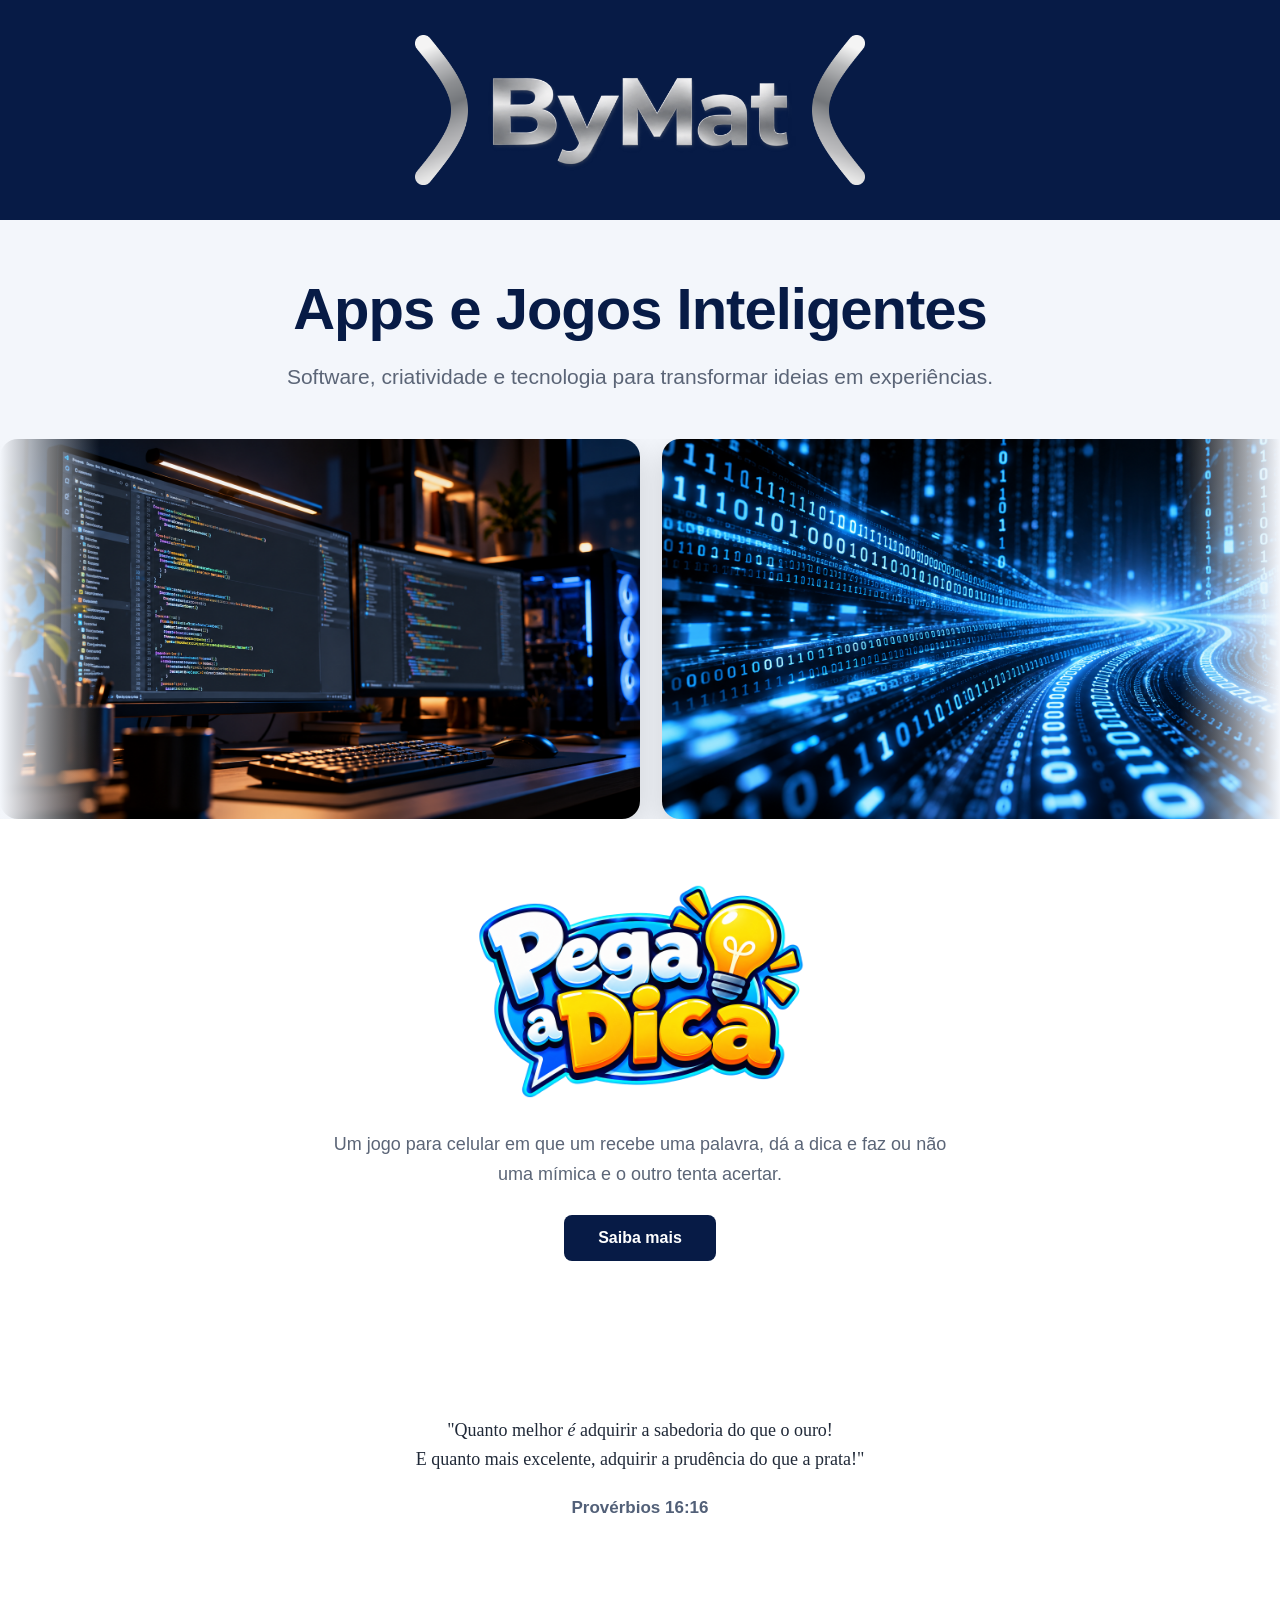
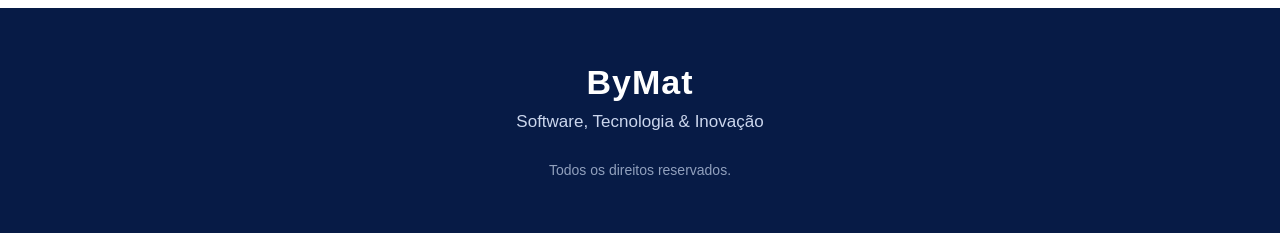
<file: index.html>
<!DOCTYPE html>
<html lang="pt-BR">

<head>
    <meta charset="UTF-8">

    <meta name="viewport" content="width=device-width, initial-scale=1.0">

    <meta
        name="description"
        content="ByMat — Software, Tecnologia & Inovação."
    >

    <title>ByMat — Software, Tecnologia & Inovação</title>

    <link rel="stylesheet" href="style.css">

    <link rel="icon" type="image/png" href="images/Favicon.png">
</head>

<body>

    <!-- TOPO -->
    <header class="header">

        <img
            src="images/logo.png"
            alt="ByMat"
            class="logo"
        >

    </header>


    <!-- APPS E JOGOS -->
    <section class="hero">

        <div class="hero-content">

            <h1>Apps e Jogos Inteligentes</h1>

            <p class="hero-subtitle">
                Software, criatividade e tecnologia para transformar ideias em experiências.
            </p>

        </div>


        <!-- FAIXA DE IMAGENS -->
        <div class="image-strip">

            <div class="image-track">

                <img
                    src="images/programacao1.png"
                    alt="Programação"
                >

                <img
                    src="images/programacao2.png"
                    alt="Desenvolvimento de software"
                >

                <img
                    src="images/programacao3.png"
                    alt="Tecnologia"
                >

                <img
                    src="images/programacao4.png"
                    alt="Desenvolvimento de jogos"
                >


                <!--
                    Repetimos as imagens para criar
                    uma animação contínua.
                -->

                <img
                    src="images/programacao1.png"
                    alt=""
                    aria-hidden="true"
                >

                <img
                    src="images/programacao2.png"
                    alt=""
                    aria-hidden="true"
                >

                <img
                    src="images/programacao3.png"
                    alt=""
                    aria-hidden="true"
                >

                <img
                    src="images/programacao4.png"
                    alt=""
                    aria-hidden="true"
                >

            </div>

        </div>

    </section>
    
    <!-- PROJETO: PEGA A DICA -->
    <section class="project-section">

        <div class="project-card">

            <img
                src="images/logoPegaDica.png"
                alt="Logo do jogo Pega a Dica"
                class="project-logo"
            >

            <p class="project-description">
                Um jogo para celular em que um recebe uma palavra,
                dá a dica e faz ou não uma mímica e o outro tenta acertar.
            </p>

            <a href="pega-a-dica.html" class="project-button">
                Saiba mais
            </a>

        </div>

    </section>

    <!-- CITAÇÃO -->
    <section class="quote-section">

        <div class="quote">

            <p>
                "Quanto melhor <em>é</em> adquirir a sabedoria do que o ouro!<br>
                E quanto mais excelente, adquirir a prudência do que a prata!"
            </p>

            <span>
                Provérbios 16:16
            </span>

        </div>

    </section>


    <!-- RODAPÉ -->
    <footer class="footer">

        <h2>ByMat</h2>

        <p class="company-description">
            Software, Tecnologia &amp; Inovação
        </p>

        <p class="copyright">
            Todos os direitos reservados.
        </p>

    </footer>

</body>

</html>
</file>
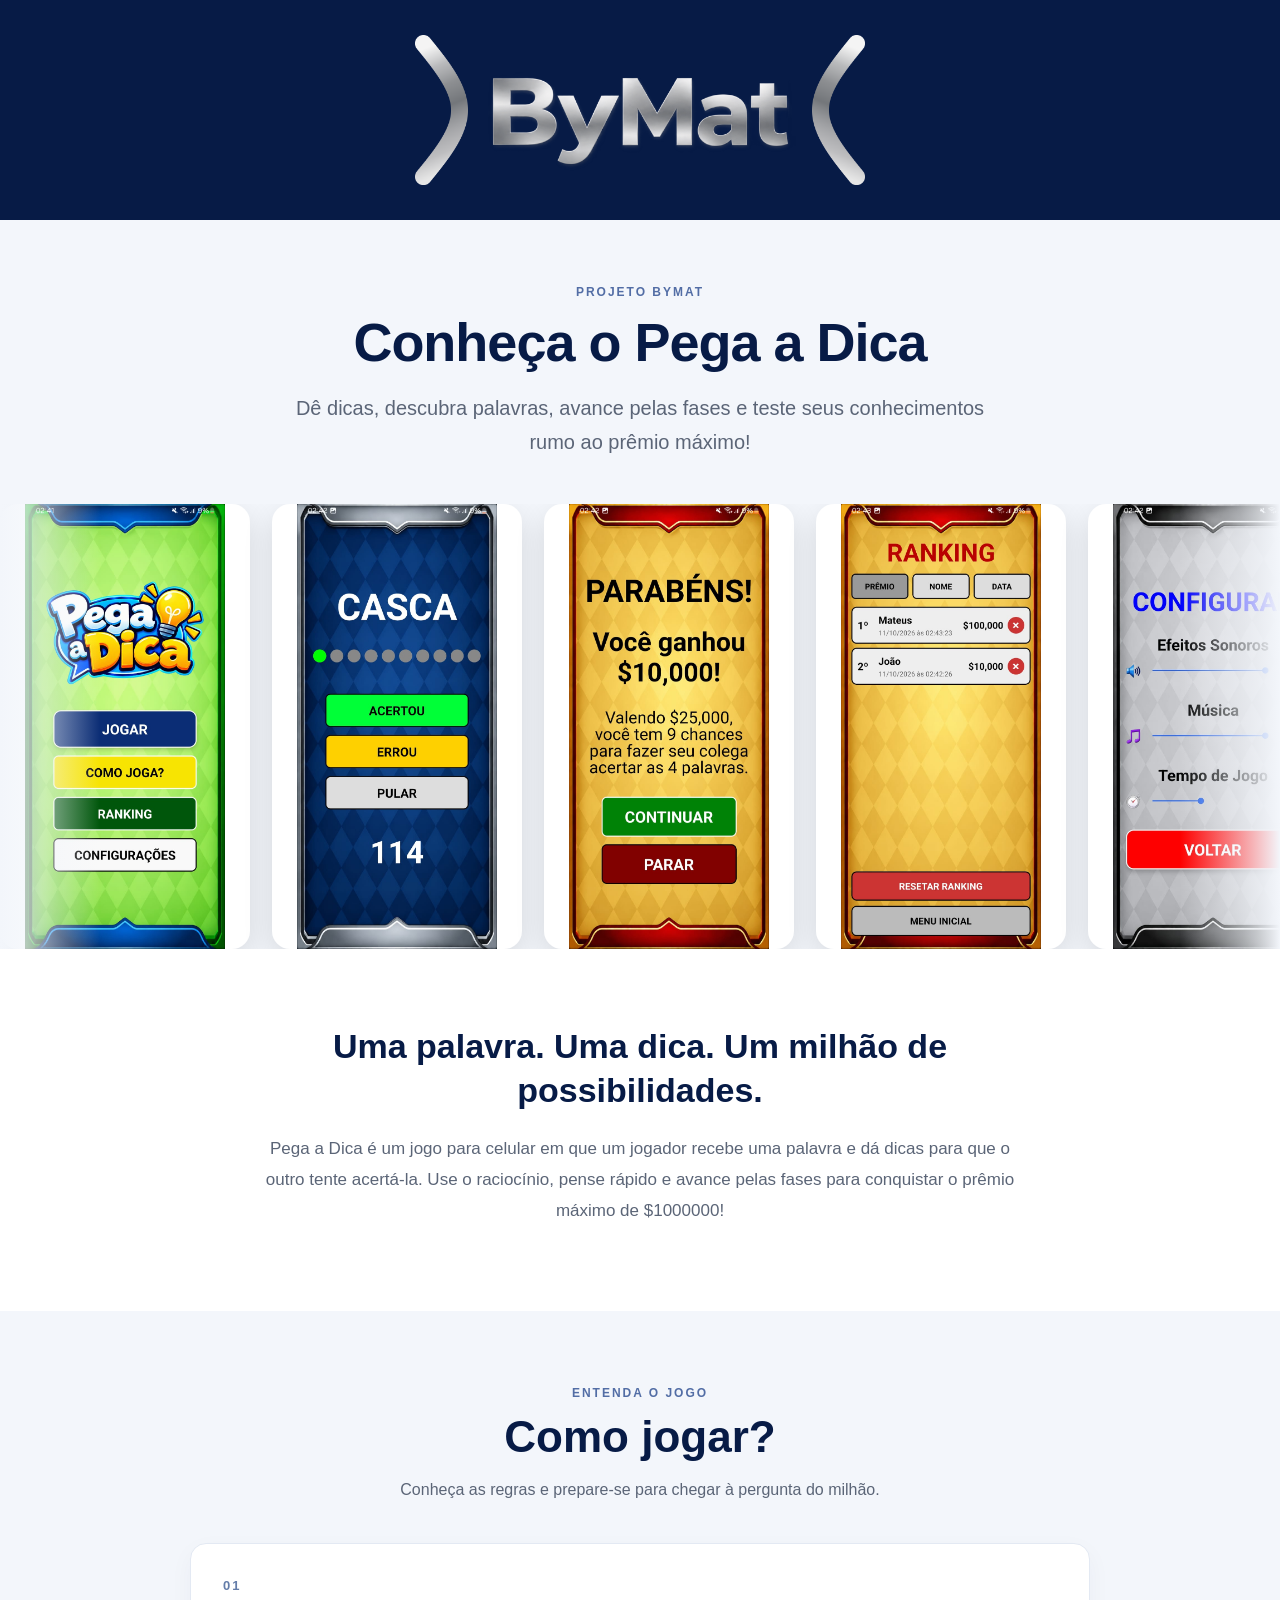
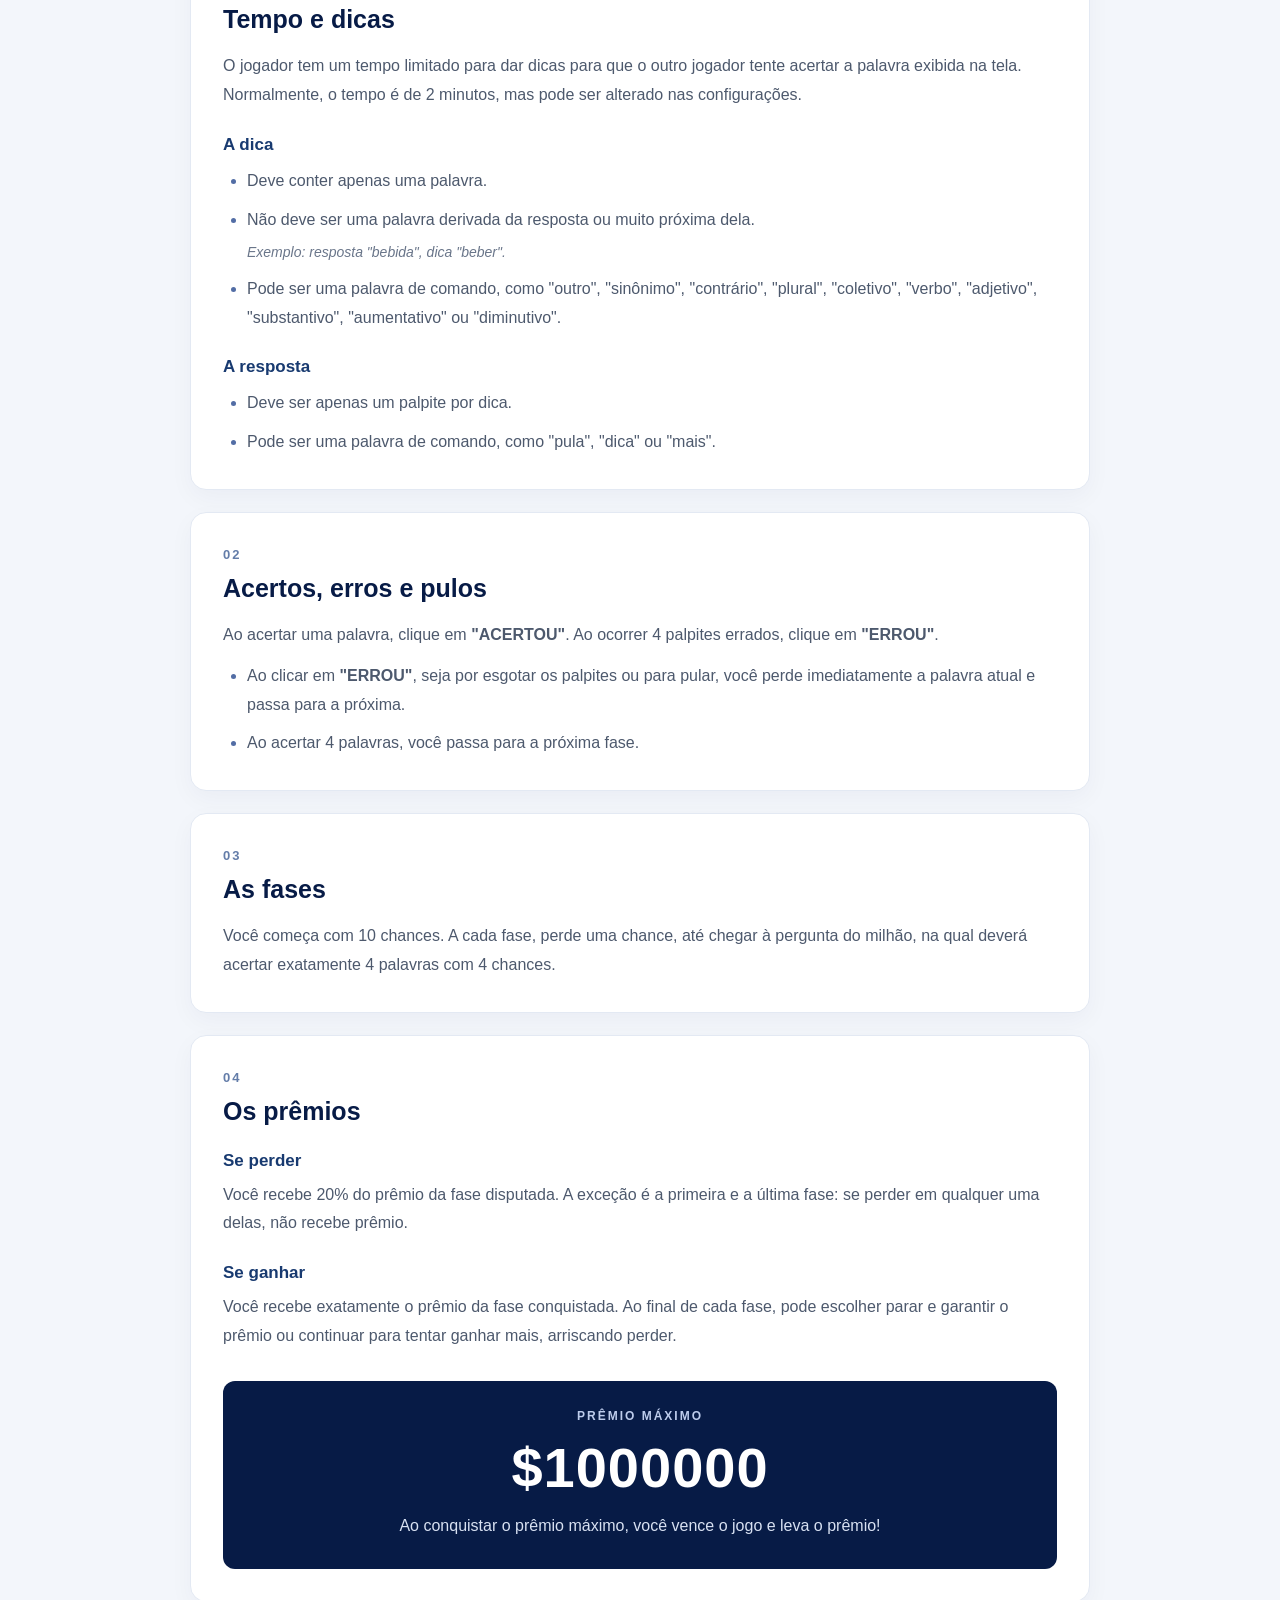
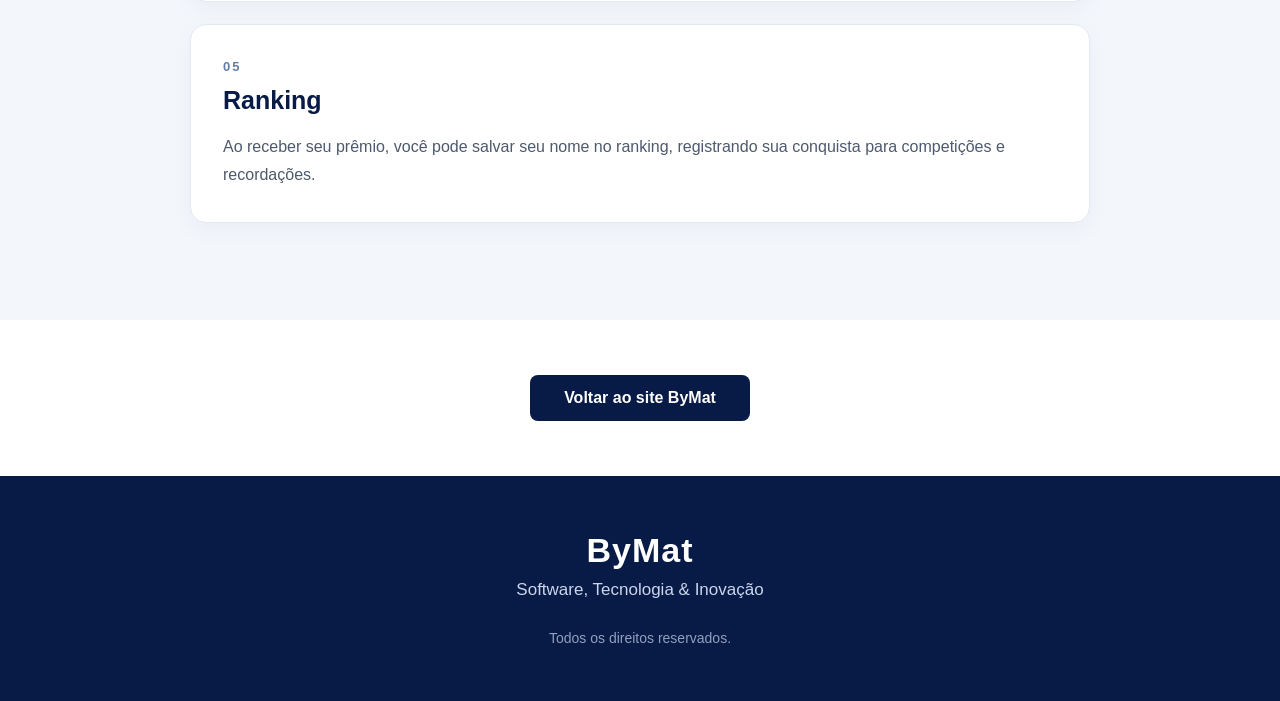
<file: pega-a-dica.html>
<!DOCTYPE html>
<html lang="pt-BR">

<head>
    <meta charset="UTF-8">
    <meta name="viewport" content="width=device-width, initial-scale=1.0">

    <meta
        name="description"
        content="Conheça Pega a Dica, um jogo para celular de palavras, dicas, fases e prêmios."
    >

    <meta name="theme-color" content="#071b46">

    <title>Pega a Dica — ByMat</title>

    <link rel="stylesheet" href="style.css">
    <link rel="icon" type="image/png" href="images/Favicon.png">
</head>

<body>

    <!-- CABEÇALHO -->
    <header class="header project-header">
        <a href="index.html" aria-label="Voltar ao site ByMat">
            <img
                src="images/logo.png"
                alt="ByMat"
                class="logo"
            >
        </a>
    </header>

    <!-- APRESENTAÇÃO E CARROSSEL -->
    <main>

        <section class="game-hero">

            <div class="game-hero-content">
                <p class="eyebrow">PROJETO BYMAT</p>

                <h1>Conheça o Pega a Dica</h1>

                <p class="game-hero-subtitle">
                    Dê dicas, descubra palavras, avance pelas fases
                    e teste seus conhecimentos rumo ao prêmio máximo!
                </p>
            </div>

            <div
                class="game-image-strip"
                aria-label="Capturas de tela do jogo Pega a Dica"
            >
                <div class="game-image-track">

                    <!-- PRIMEIRA SEQUÊNCIA -->
                    <img src="images/pega/print1.jpeg" alt="Pega a Dica — tela 1">
                    <img src="images/pega/print2.jpeg" alt="Pega a Dica — tela 2">
                    <img src="images/pega/print3.jpeg" alt="Pega a Dica — tela 3">
                    <img src="images/pega/print4.jpeg" alt="Pega a Dica — tela 4">
                    <img src="images/pega/print5.jpeg" alt="Pega a Dica — tela 5">
                    <img src="images/pega/print6.jpeg" alt="Pega a Dica — tela 6">

                    <!-- REPETIÇÃO PARA ANIMAÇÃO CONTÍNUA -->
                    <img src="images/pega/print1.jpeg" alt="" aria-hidden="true">
                    <img src="images/pega/print2.jpeg" alt="" aria-hidden="true">
                    <img src="images/pega/print3.jpeg" alt="" aria-hidden="true">
                    <img src="images/pega/print4.jpeg" alt="" aria-hidden="true">
                    <img src="images/pega/print5.jpeg" alt="" aria-hidden="true">
                    <img src="images/pega/print6.jpeg" alt="" aria-hidden="true">

                </div>
            </div>

        </section>

        <!-- LOGO E DESCRIÇÃO -->
        <section class="game-about">

            <h2>Uma palavra. Uma dica. Um milhão de possibilidades.</h2>

            <p>
                Pega a Dica é um jogo para celular em que um jogador
                recebe uma palavra e dá dicas para que o outro tente
                acertá-la. Use o raciocínio, pense rápido e avance
                pelas fases para conquistar o prêmio máximo de $1000000!
            </p>

        </section>

        <!-- REGRAS -->
        <section class="rules-section">

            <div class="rules-container">

                <div class="rules-heading">
                    <p class="eyebrow">ENTENDA O JOGO</p>
                    <h2>Como jogar?</h2>
                    <p>
                        Conheça as regras e prepare-se para chegar
                        à pergunta do milhão.
                    </p>
                </div>

                <!-- 1. TEMPO E DICAS -->
                <article class="rule-card">

                    <span class="rule-number">01</span>

                    <h3>Tempo e dicas</h3>

                    <p>
                        O jogador tem um tempo limitado para dar dicas
                        para que o outro jogador tente acertar a palavra
                        exibida na tela. Normalmente, o tempo é de
                        2 minutos, mas pode ser alterado nas configurações.
                    </p>

                    <h4>A dica</h4>

                    <ul>
                        <li>Deve conter apenas uma palavra.</li>

                        <li>
                            Não deve ser uma palavra derivada da resposta
                            ou muito próxima dela.
                            <span class="rule-example">
                                Exemplo: resposta "bebida", dica "beber".
                            </span>
                        </li>

                        <li>
                            Pode ser uma palavra de comando, como
                            "outro", "sinônimo", "contrário", "plural",
                            "coletivo", "verbo", "adjetivo",
                            "substantivo", "aumentativo" ou "diminutivo".
                        </li>
                    </ul>

                    <h4>A resposta</h4>

                    <ul>
                        <li>Deve ser apenas um palpite por dica.</li>

                        <li>
                            Pode ser uma palavra de comando,
                            como "pula", "dica" ou "mais".
                        </li>
                    </ul>

                </article>

                <!-- 2. ACERTOS, ERROS E PULOS -->
                <article class="rule-card">

                    <span class="rule-number">02</span>

                    <h3>Acertos, erros e pulos</h3>

                    <p>
                        Ao acertar uma palavra, clique em
                        <strong>"ACERTOU"</strong>. Ao ocorrer 4 palpites errados, clique em <strong>"ERROU"</strong>.
                    </p>

                    <ul>
                        <li>
                            Ao clicar em <strong>"ERROU"</strong>, seja por esgotar os palpites ou para pular, você perde
                            imediatamente a palavra atual e passa
                            para a próxima.
                        </li>

                        <li>
                            Ao acertar 4 palavras, você passa
                            para a próxima fase.
                        </li>
                    </ul>

                </article>

                <!-- 3. FASES -->
                <article class="rule-card">

                    <span class="rule-number">03</span>

                    <h3>As fases</h3>

                    <p>
                        Você começa com 10 chances. A cada fase,
                        perde uma chance, até chegar à pergunta
                        do milhão, na qual deverá acertar exatamente
                        4 palavras com 4 chances.
                    </p>

                </article>

                <!-- 4. PRÊMIOS -->
                <article class="rule-card">

                    <span class="rule-number">04</span>

                    <h3>Os prêmios</h3>

                    <h4>Se perder</h4>

                    <p>
                        Você recebe 20% do prêmio da fase disputada.
                        A exceção é a primeira e a última fase:
                        se perder em qualquer uma delas,
                        não recebe prêmio.
                    </p>

                    <h4>Se ganhar</h4>

                    <p>
                        Você recebe exatamente o prêmio da fase
                        conquistada. Ao final de cada fase, pode
                        escolher parar e garantir o prêmio ou
                        continuar para tentar ganhar mais,
                        arriscando perder.
                    </p>

                    <div class="million-highlight">
                        <span>PRÊMIO MÁXIMO</span>
                        <strong>$1000000</strong>
                        <p>
                            Ao conquistar o prêmio máximo,
                            você vence o jogo e leva o prêmio!
                        </p>
                    </div>

                </article>

                <!-- 5. RANKING -->
                <article class="rule-card">

                    <span class="rule-number">05</span>

                    <h3>Ranking</h3>

                    <p>
                        Ao receber seu prêmio, você pode salvar seu
                        nome no ranking, registrando sua conquista
                        para competições e recordações.
                    </p>

                </article>

            </div>

        </section>

        <!-- VOLTAR -->
        <section class="back-section">
            <a href="index.html" class="project-button">
                Voltar ao site ByMat
            </a>
        </section>

    </main>

    <!-- RODAPÉ -->
    <footer class="footer">

        <h2>ByMat</h2>

        <p class="company-description">
            Software, Tecnologia &amp; Inovação
        </p>

        <p class="copyright">
            Todos os direitos reservados.
        </p>

    </footer>

</body>

</html>
</file>
<file: style.css>
/* ========================================
   CONFIGURAÇÕES GERAIS
======================================== */

* {
    margin: 0;
    padding: 0;
    box-sizing: border-box;
}

html {
    scroll-behavior: smooth;
}

body {
    font-family: "Inter", "Segoe UI", Arial, sans-serif;
    color: #172033;
    background: white;
    overflow-x: hidden;
}


/* ========================================
   TOPO
======================================== */

.header {
    width: 100%;
    height: 220px;

    background: #071b46;

    display: flex;
    justify-content: center;
    align-items: center;

    padding: 20px;
}

.logo {
    max-width: 450px;
    max-height: 180px;

    object-fit: contain;
}


/* ========================================
   SEÇÃO PRINCIPAL
======================================== */

.hero {
    width: 100%;
    background: #f3f6fb;

    padding-top: 55px;
    padding-bottom: 0;

    text-align: center;
}

.hero-content {
    max-width: 900px;
    margin: 0 auto;

    padding: 0 25px;
}

.hero h1 {
    font-size: clamp(32px, 5vw, 58px);
    font-weight: 800;

    color: #071b46;

    letter-spacing: -1px;
}

.hero-subtitle {
    margin-top: 18px;

    font-size: clamp(16px, 2vw, 21px);

    color: #5b6577;

    line-height: 1.6;
}


/* ========================================
   FAIXA DE IMAGENS
======================================== */

.image-strip {
    width: 100%;

    margin-top: 45px;

    overflow: hidden;

    position: relative;
}


/*
    Gradientes nas laterais para dar
    um efeito de desaparecimento.
*/

.image-strip::before,
.image-strip::after {
    content: "";

    position: absolute;

    top: 0;
    bottom: 0;

    width: 100px;

    z-index: 2;

    pointer-events: none;
}

.image-strip::before {
    left: 0;

    background: linear-gradient(
        to right,
        #f3f6fb,
        transparent
    );
}

.image-strip::after {
    right: 0;

    background: linear-gradient(
        to left,
        #f3f6fb,
        transparent
    );
}


.image-track {
    display: flex;

    width: max-content;

    gap: 22px;

    animation: slideImages 30s linear infinite;
}


/*
    Movimento contínuo das imagens.
*/

@keyframes slideImages {

    from {
        transform: translateX(0);
    }

    to {
        transform: translateX(
            calc(-50% - 11px)
        );
    }

}


.image-track img {
    width: 640px;
    height: 380px;

    object-fit: cover;

    border-radius: 18px;

    flex-shrink: 0;

    box-shadow:
        0 10px 30px rgba(0, 0, 0, 0.15);

    transition: transform 0.3s ease;
}

/* ========================================
   PROJETO: PEGA A DICA
======================================== */

.project-section {
    width: 100%;
    padding: 65px 25px;
    background: #ffffff;
}

.project-card {
    max-width: 900px;
    margin: 0 auto;

    display: flex;
    flex-direction: column;
    align-items: center;

    text-align: center;
    gap: 25px;
}

.project-logo {
    display: block;

    width: 100%;
    max-width: 360px;
    max-height: 220px;

    object-fit: contain;
}

.project-description {
    max-width: 650px;

    font-size: 18px;
    line-height: 1.7;

    color: #5b6577;
}

.project-button {
    display: inline-block;

    padding: 14px 34px;

    background: #071b46;
    color: #ffffff;

    font-size: 16px;
    font-weight: 700;

    text-decoration: none;

    border-radius: 8px;

    transition:
        background 0.25s ease,
        transform 0.25s ease;
}

.project-button:hover {
    background: #15366f;
    transform: translateY(-2px);
}

.project-button:focus-visible {
    outline: 3px solid #527bc7;
    outline-offset: 4px;
}

/* CELULAR */

@media (max-width: 600px) {

    .project-section {
        padding: 45px 22px;
    }

    .project-card {
        gap: 20px;
    }

    .project-logo {
        max-width: 280px;
        max-height: 180px;
    }

    .project-description {
        font-size: 16px;
    }

}

/* ========================================
   CITAÇÃO
======================================== */

.quote-section {
    width: 100%;

    background: white;

    padding: 90px 25px;
}


.quote {
    max-width: 900px;

    margin: 0 auto;

    text-align: center;
}


.quote p {
    font-family: Georgia, "Times New Roman", serif;

    font-size: clamp(13px, 1.5vw, 18px);

    line-height: 1.6;

    color: #202938;
}


.quote p em {
    font-style: italic;
}


.quote span {
    display: block;

    margin-top: 25px;

    font-family: "Inter", "Segoe UI", Arial, sans-serif;

    font-size: 17px;

    font-weight: 600;

    color: #526078;
}


/* ========================================
   RODAPÉ
======================================== */

.footer {
    width: 100%;

    background: #071b46;

    color: white;

    text-align: center;

    padding: 55px 20px;
}


.footer h2 {
    font-size: 34px;

    font-weight: 800;

    letter-spacing: 1px;
}


.company-description {
    margin-top: 10px;

    font-size: 17px;

    color: #cbd6ed;
}


.copyright {
    margin-top: 30px;

    font-size: 14px;

    color: #91a0bd;
}


/* ========================================
   CELULAR
======================================== */

@media (max-width: 600px) {

    .header {
        height: 100px;
    }

    .logo {
        max-width: 190px;
        max-height: 70px;
    }

    .hero {
        padding-top: 40px;
        padding-bottom: 0x;
    }

    .image-track {
        gap: 15px;
    }

    .image-track img {
        width: 250px;
        height: 150px;

        border-radius: 14px;
    }

    .quote-section {
        padding: 65px 22px;
    }

    .quote p {
        font-size: 22px;
    }

    .footer {
        padding: 45px 20px;
    }
}


/* ========================================
   PÁGINA DO PEGA A DICA
======================================== */

.project-header a {
    display: flex;
    align-items: center;
    justify-content: center;
}

.project-header a:focus-visible {
    outline: 3px solid white;
    outline-offset: 5px;
}

.game-hero {
    padding-top: 65px;
    padding-bottom: 0;
    overflow: hidden;
    text-align: center;
    background: #f3f6fb;
}

.game-hero-content {
    max-width: 900px;
    margin: 0 auto;
    padding: 0 25px;
}

.eyebrow {
    margin-bottom: 12px;
    color: #526da5;
    font-size: 12px;
    font-weight: 800;
    letter-spacing: 2px;
}

.game-hero h1 {
    color: #071b46;
    font-size: clamp(32px, 5vw, 54px);
    font-weight: 800;
    letter-spacing: -1px;
}

.game-hero-subtitle {
    max-width: 700px;
    margin: 18px auto 0;
    color: #5b6577;
    font-size: clamp(16px, 2vw, 20px);
    line-height: 1.7;
}

/* CARROSSEL */

.game-image-strip {
    position: relative;
    width: 100%;
    margin-top: 45px;
    overflow: hidden;
    line-height: 0;
}

.game-image-strip::before,
.game-image-strip::after {
    content: "";
    position: absolute;
    z-index: 2;
    top: 0;
    bottom: 0;
    width: 100px;
    pointer-events: none;
}

.game-image-strip::before {
    left: 0;
    background: linear-gradient(to right, #f3f6fb, transparent);
}

.game-image-strip::after {
    right: 0;
    background: linear-gradient(to left, #f3f6fb, transparent);
}

.game-image-track {
    display: flex;
    width: max-content;
    gap: 22px;
    animation: gameSlideImages 60s linear infinite;
}

.game-image-track img {
    display: block;
    width: 250px;
    height: 445px;
    flex-shrink: 0;
    object-fit: contain;
    border-radius: 18px;
    background: #ffffff;
    box-shadow: 0 10px 30px rgba(0, 0, 0, 0.12);
}

@keyframes gameSlideImages {
    from {
        transform: translateX(0);
    }

    to {
        transform: translateX(calc(-50% - 11px));
    }
}

@media (prefers-reduced-motion: reduce) {
    .game-image-track {
        animation: none;
    }
}

/* APRESENTAÇÃO DO JOGO */

.game-about {
    padding: 75px 25px 85px;
    text-align: center;
    background: #ffffff;
}

.game-logo {
    display: block;
    width: 100%;
    max-width: 340px;
    max-height: 240px;
    margin: 0 auto 30px;
    object-fit: contain;
}

.game-about h2 {
    max-width: 800px;
    margin: 0 auto;
    color: #071b46;
    font-size: clamp(24px, 3vw, 34px);
    line-height: 1.3;
}

.game-about > p {
    max-width: 760px;
    margin: 22px auto 0;
    color: #5b6577;
    font-size: 17px;
    line-height: 1.8;
}

/* REGRAS */

.rules-section {
    padding: 75px 25px;
    background: #f3f6fb;
}

.rules-container {
    max-width: 900px;
    margin: 0 auto;
}

.rules-heading {
    margin-bottom: 40px;
    text-align: center;
}

.rules-heading h2 {
    color: #071b46;
    font-size: clamp(32px, 4vw, 44px);
}

.rules-heading > p:last-child {
    margin-top: 14px;
    color: #5b6577;
    line-height: 1.7;
}

.rule-card {
    position: relative;
    margin-bottom: 22px;
    padding: 32px;
    overflow: hidden;
    border: 1px solid #e3e9f3;
    border-radius: 16px;
    background: #ffffff;
    box-shadow: 0 8px 25px rgba(7, 27, 70, 0.04);
}

.rule-number {
    display: inline-block;
    margin-bottom: 12px;
    color: #647da9;
    font-size: 13px;
    font-weight: 800;
    letter-spacing: 2px;
}

.rule-card h3 {
    margin-bottom: 18px;
    color: #071b46;
    font-size: 25px;
}

.rule-card h4 {
    margin-top: 25px;
    margin-bottom: 10px;
    color: #183a70;
    font-size: 17px;
}

.rule-card p,
.rule-card li {
    color: #4d596d;
    font-size: 16px;
    line-height: 1.8;
}

.rule-card ul {
    display: grid;
    gap: 10px;
    margin-top: 12px;
    padding-left: 24px;
}

.rule-card li::marker {
    color: #526da5;
}

.rule-example {
    display: block;
    margin-top: 5px;
    color: #6a768a;
    font-size: 14px;
    font-style: italic;
}

.million-highlight {
    margin-top: 30px;
    padding: 28px 20px;
    border-radius: 12px;
    background: #071b46;
    text-align: center;
}

.million-highlight span {
    display: block;
    color: #bdccec;
    font-size: 12px;
    font-weight: 800;
    letter-spacing: 2px;
}

.million-highlight strong {
    display: block;
    margin: 12px 0;
    color: #ffffff;
    font-size: clamp(36px, 7vw, 56px);
    letter-spacing: 1px;
}

.million-highlight p {
    color: #d8e1f2;
}

/* NAVEGAÇÃO */

.back-section {
    padding: 55px 20px;
    background: #ffffff;
    text-align: center;
}

/* RESPONSIVIDADE */

@media (max-width: 600px) {
    .game-hero {
        padding-top: 45px;
        padding-bottom: 0;
    }

    .game-image-strip {
        margin-top: 32px;
    }

    .game-image-track {
        gap: 15px;
        animation-duration: 45s;
    }

    .game-image-track img {
        width: 180px;
        height: 320px;
        border-radius: 12px;
    }

    .game-image-strip::before,
    .game-image-strip::after {
        width: 35px;
    }

    .game-about {
        padding: 55px 22px 60px;
    }

    .game-logo {
        max-width: 260px;
        max-height: 190px;
    }

    .game-about > p {
        font-size: 16px;
    }

    .rules-section {
        padding: 55px 18px;
    }

    .rule-card {
        padding: 24px 20px;
        border-radius: 12px;
    }

    .rule-card h3 {
        font-size: 22px;
    }

    .rule-card p,
    .rule-card li {
        font-size: 15px;
    }
}
</file>
